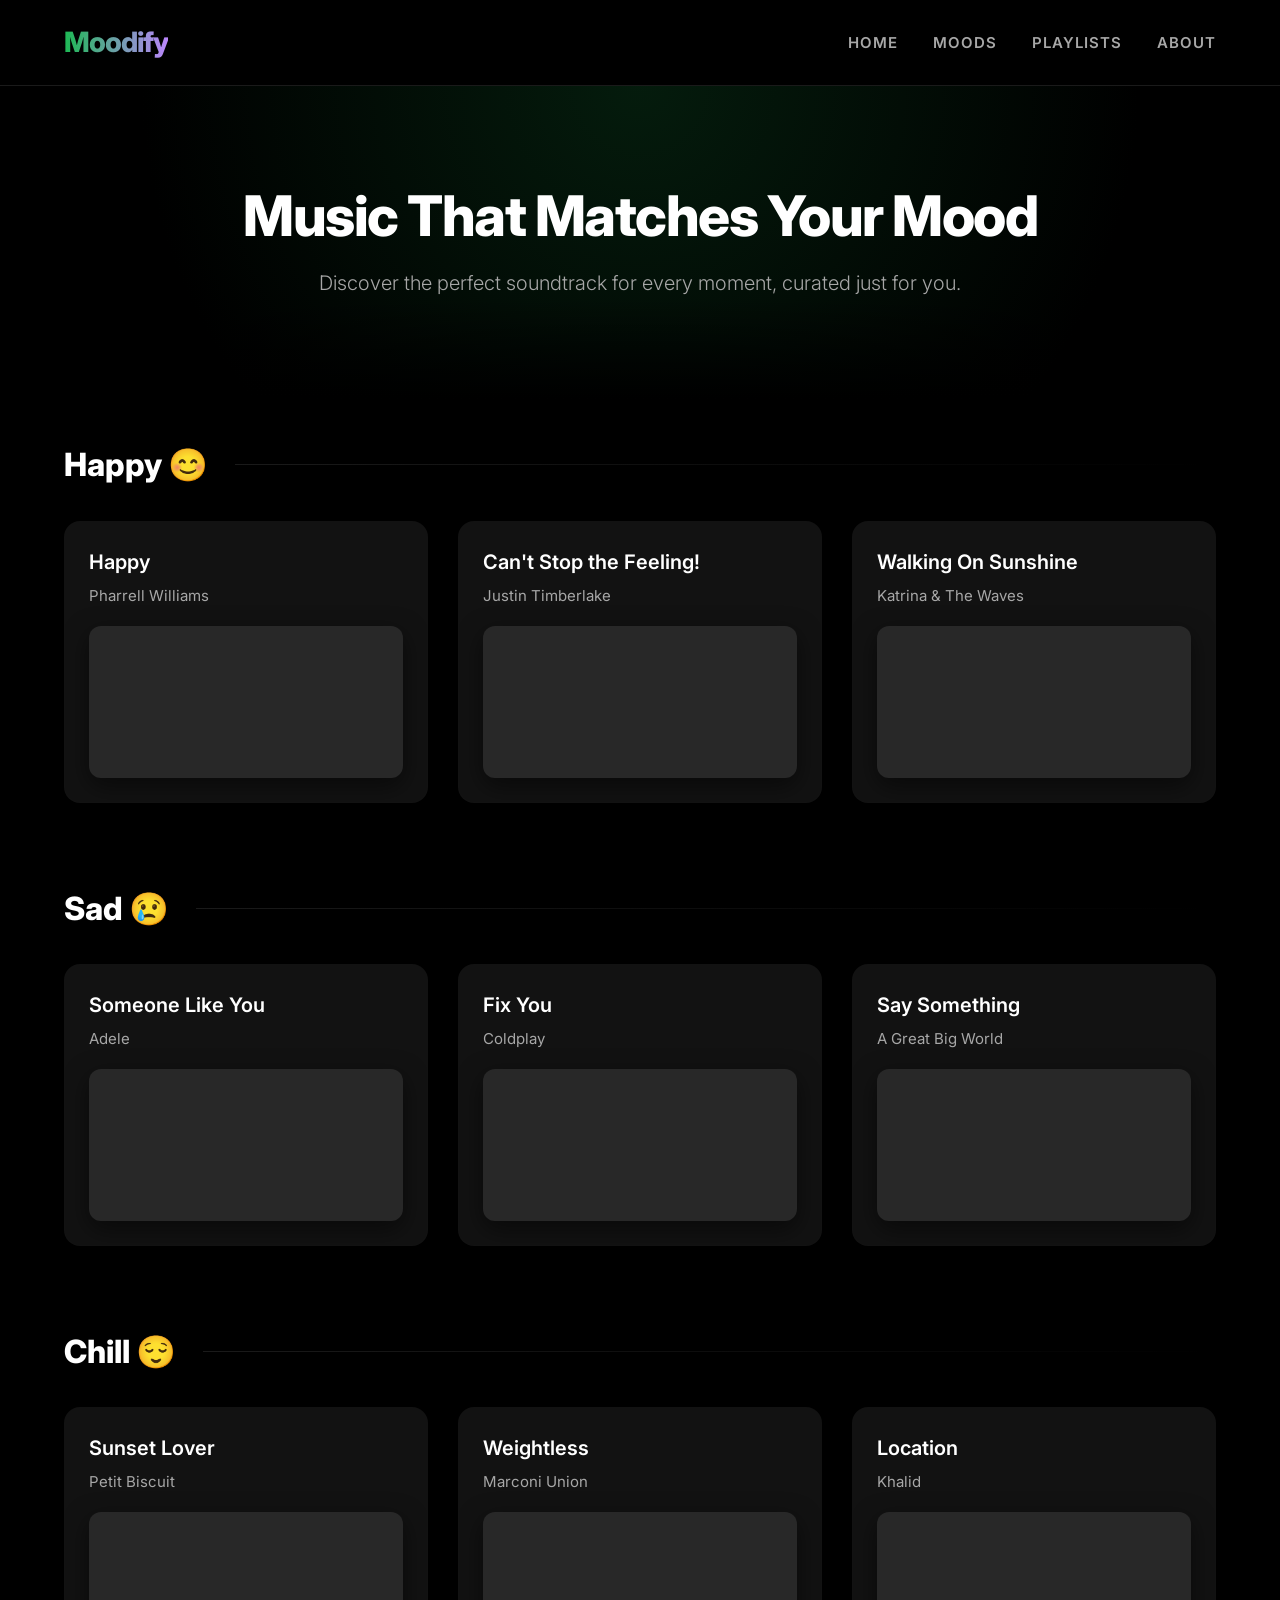
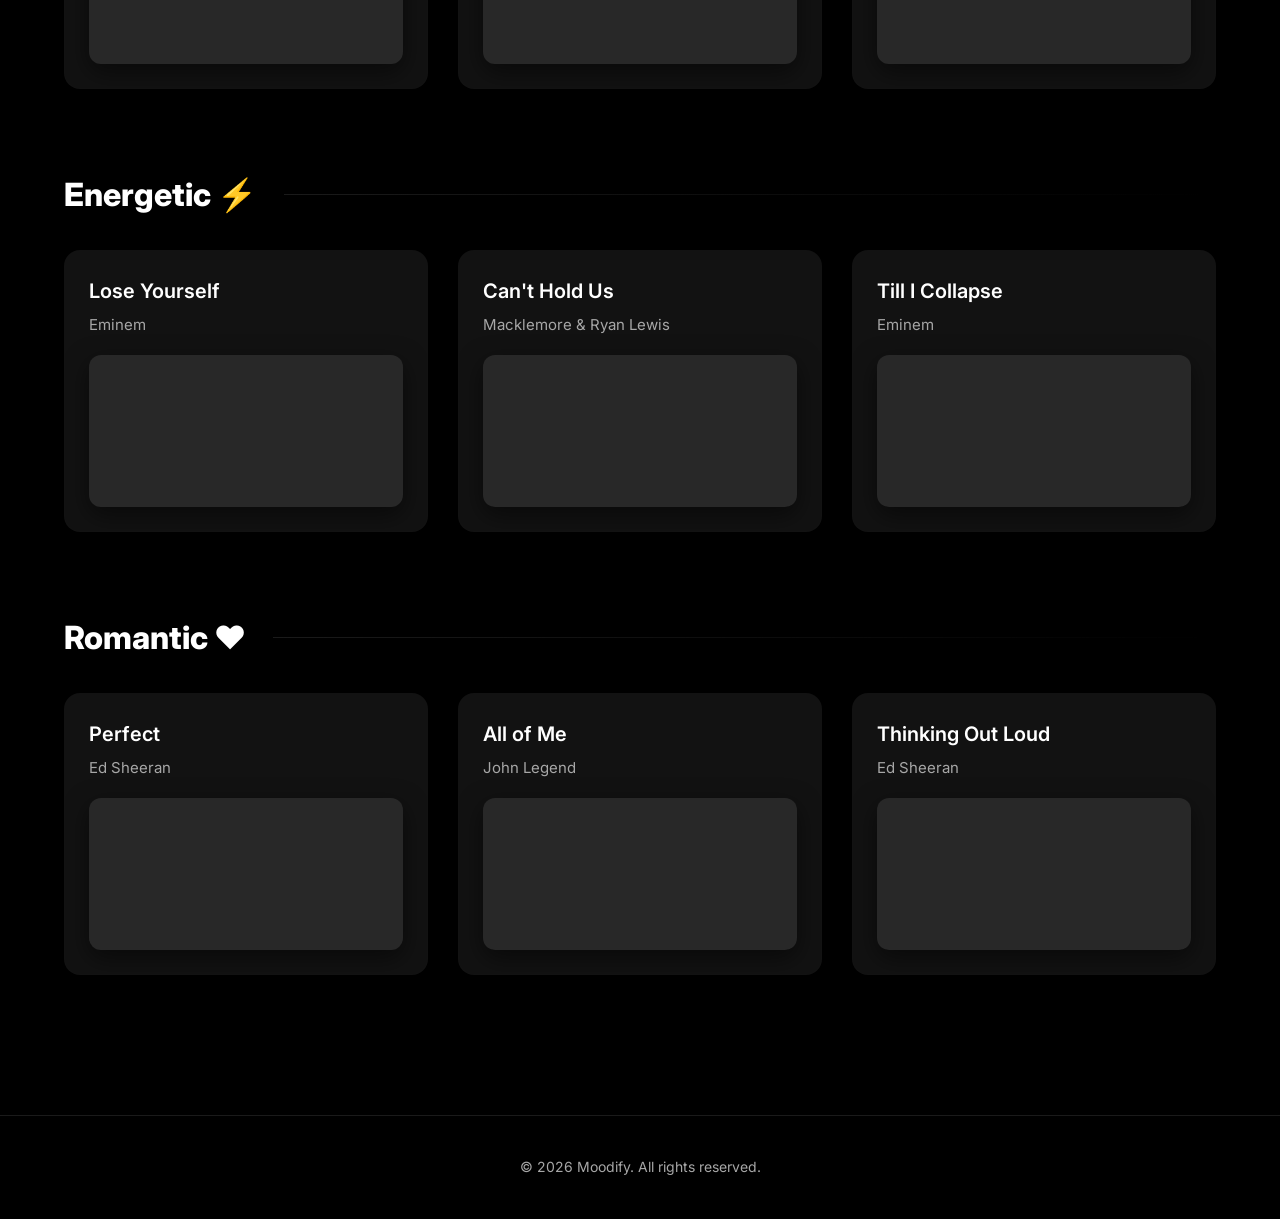
<file: index.html>
<!DOCTYPE html>
<html lang="en">

<head>
  <meta charset="UTF-8">
  <meta name="viewport" content="width=device-width, initial-scale=1.0">
  <title>Moodify – Music That Matches Your Mood</title>
  <link href="https://fonts.googleapis.com/css2?family=Inter:wght@300;400;600;800&display=swap" rel="stylesheet">
  <link rel="stylesheet" href="style.css">
</head>

<body>
  <nav class="navbar" id="main-nav">
    <div class="logo">Moodify</div>
    <ul class="nav-links">
      <li><a href="index.html">Home</a></li>
      <li><a href="mood.html">Moods</a></li>
      <li><a href="playlist.html">Playlists</a></li>
      <li><a href="#about">About</a></li>
    </ul>
  </nav>

  <header class="hero" id="home">
    <div class="hero-content">
      <h1>Music That Matches Your Mood</h1>
      <p>Discover the perfect soundtrack for every moment, curated just for you.</p>
    </div>
  </header>

  <main id="moods" class="moods-container">
    <!-- Happy Section -->
    <section class="mood-section" id="mood-happy">
      <h2 class="mood-title">Happy 😊</h2>
      <div class="card-grid">
        <div class="song-card">
          <div class="song-info">
            <h3>Happy</h3>
            <p>Pharrell Williams</p>
          </div>
          <iframe style="border-radius:12px"
            src="https://open.spotify.com/embed/track/60nZcImGEnVKZQuymD2oVN?utm_source=generator&theme=0" width="100%"
            height="152" frameBorder="0" allowfullscreen=""
            allow="autoplay; clipboard-write; encrypted-media; fullscreen; picture-in-picture" loading="lazy"></iframe>
        </div>
        <div class="song-card">
          <div class="song-info">
            <h3>Can't Stop the Feeling!</h3>
            <p>Justin Timberlake</p>
          </div>
          <iframe style="border-radius:12px"
            src="https://open.spotify.com/embed/track/1WkMMavIMc4JZ8cfMqkHcA?utm_source=generator&theme=0" width="100%"
            height="152" frameBorder="0" allowfullscreen=""
            allow="autoplay; clipboard-write; encrypted-media; fullscreen; picture-in-picture" loading="lazy"></iframe>
        </div>
        <div class="song-card">
          <div class="song-info">
            <h3>Walking On Sunshine</h3>
            <p>Katrina & The Waves</p>
          </div>
          <iframe style="border-radius:12px"
            src="https://open.spotify.com/embed/track/05wIrZSwqk2JZ1mumHl5eq?utm_source=generator&theme=0" width="100%"
            height="152" frameBorder="0" allowfullscreen=""
            allow="autoplay; clipboard-write; encrypted-media; fullscreen; picture-in-picture" loading="lazy"></iframe>
        </div>
      </div>
    </section>

    <!-- Sad Section -->
    <section class="mood-section" id="mood-sad">
      <h2 class="mood-title">Sad 😢</h2>
      <div class="card-grid">
        <div class="song-card">
          <div class="song-info">
            <h3>Someone Like You</h3>
            <p>Adele</p>
          </div>
          <iframe style="border-radius:12px"
            src="https://open.spotify.com/embed/track/1zwMYTA5nlNjZxYrvBB2pV?utm_source=generator&theme=0" width="100%"
            height="152" frameBorder="0" allowfullscreen=""
            allow="autoplay; clipboard-write; encrypted-media; fullscreen; picture-in-picture" loading="lazy"></iframe>
        </div>
        <div class="song-card">
          <div class="song-info">
            <h3>Fix You</h3>
            <p>Coldplay</p>
          </div>
          <iframe style="border-radius:12px"
            src="https://open.spotify.com/embed/track/4r6eCGYijhHttw2cOADZTo?utm_source=generator&theme=0" width="100%"
            height="152" frameBorder="0" allowfullscreen=""
            allow="autoplay; clipboard-write; encrypted-media; fullscreen; picture-in-picture" loading="lazy"></iframe>
        </div>
        <div class="song-card">
          <div class="song-info">
            <h3>Say Something</h3>
            <p>A Great Big World</p>
          </div>
          <iframe style="border-radius:12px"
            src="https://open.spotify.com/embed/track/60a0Rd6pjAWkO1O1A61k41?utm_source=generator&theme=0" width="100%"
            height="152" frameBorder="0" allowfullscreen=""
            allow="autoplay; clipboard-write; encrypted-media; fullscreen; picture-in-picture" loading="lazy"></iframe>
        </div>
      </div>
    </section>

    <!-- Chill Section -->
    <section class="mood-section" id="mood-chill">
      <h2 class="mood-title">Chill 😌</h2>
      <div class="card-grid">
        <div class="song-card">
          <div class="song-info">
            <h3>Sunset Lover</h3>
            <p>Petit Biscuit</p>
          </div>
          <iframe style="border-radius:12px"
            src="https://open.spotify.com/embed/track/0hNduWmlWmEmuwEFcYvRuN?utm_source=generator&theme=0" width="100%"
            height="152" frameBorder="0" allowfullscreen=""
            allow="autoplay; clipboard-write; encrypted-media; fullscreen; picture-in-picture" loading="lazy"></iframe>
        </div>
        <div class="song-card">
          <div class="song-info">
            <h3>Weightless</h3>
            <p>Marconi Union</p>
          </div>
          <iframe style="border-radius:12px"
            src="https://open.spotify.com/embed/track/6kkwzB6hHLvdFqONzgvDBy?utm_source=generator&theme=0" width="100%"
            height="152" frameBorder="0" allowfullscreen=""
            allow="autoplay; clipboard-write; encrypted-media; fullscreen; picture-in-picture" loading="lazy"></iframe>
        </div>
        <div class="song-card">
          <div class="song-info">
            <h3>Location</h3>
            <p>Khalid</p>
          </div>
          <iframe style="border-radius:12px"
            src="https://open.spotify.com/embed/track/152lZdxL1OR0ZMW6KquMif?utm_source=generator&theme=0" width="100%"
            height="152" frameBorder="0" allowfullscreen=""
            allow="autoplay; clipboard-write; encrypted-media; fullscreen; picture-in-picture" loading="lazy"></iframe>
        </div>
      </div>
    </section>

    <!-- Energetic Section -->
    <section class="mood-section" id="mood-energetic">
      <h2 class="mood-title">Energetic ⚡</h2>
      <div class="card-grid">
        <div class="song-card">
          <div class="song-info">
            <h3>Lose Yourself</h3>
            <p>Eminem</p>
          </div>
          <iframe style="border-radius:12px"
            src="https://open.spotify.com/embed/track/7lQ8MOhq6IN2w8EYcFxc48?utm_source=generator&theme=0" width="100%"
            height="152" frameBorder="0" allowfullscreen=""
            allow="autoplay; clipboard-write; encrypted-media; fullscreen; picture-in-picture" loading="lazy"></iframe>
        </div>
        <div class="song-card">
          <div class="song-info">
            <h3>Can't Hold Us</h3>
            <p>Macklemore & Ryan Lewis</p>
          </div>
          <iframe style="border-radius:12px"
            src="https://open.spotify.com/embed/track/3b0E5A7uAofB0qWvQo3mEv?utm_source=generator&theme=0" width="100%"
            height="152" frameBorder="0" allowfullscreen=""
            allow="autoplay; clipboard-write; encrypted-media; fullscreen; picture-in-picture" loading="lazy"></iframe>
        </div>
        <div class="song-card">
          <div class="song-info">
            <h3>Till I Collapse</h3>
            <p>Eminem</p>
          </div>
          <iframe style="border-radius:12px"
            src="https://open.spotify.com/embed/track/4xkOaSrkexMciUUogZKVTS?utm_source=generator&theme=0" width="100%"
            height="152" frameBorder="0" allowfullscreen=""
            allow="autoplay; clipboard-write; encrypted-media; fullscreen; picture-in-picture" loading="lazy"></iframe>
        </div>
      </div>
    </section>

    <!-- Romantic Section -->
    <section class="mood-section" id="mood-romantic">
      <h2 class="mood-title">Romantic ❤️</h2>
      <div class="card-grid">
        <div class="song-card">
          <div class="song-info">
            <h3>Perfect</h3>
            <p>Ed Sheeran</p>
          </div>
          <iframe style="border-radius:12px"
            src="https://open.spotify.com/embed/track/0tgVpDi06u2M7T0c265R44?utm_source=generator&theme=0" width="100%"
            height="152" frameBorder="0" allowfullscreen=""
            allow="autoplay; clipboard-write; encrypted-media; fullscreen; picture-in-picture" loading="lazy"></iframe>
        </div>
        <div class="song-card">
          <div class="song-info">
            <h3>All of Me</h3>
            <p>John Legend</p>
          </div>
          <iframe style="border-radius:12px"
            src="https://open.spotify.com/embed/track/3U4isOIWM3VvDubwSI3y7a?utm_source=generator&theme=0" width="100%"
            height="152" frameBorder="0" allowfullscreen=""
            allow="autoplay; clipboard-write; encrypted-media; fullscreen; picture-in-picture" loading="lazy"></iframe>
        </div>
        <div class="song-card">
          <div class="song-info">
            <h3>Thinking Out Loud</h3>
            <p>Ed Sheeran</p>
          </div>
          <iframe style="border-radius:12px"
            src="https://open.spotify.com/embed/track/34gCuhDGsG4bEicF4t5u8t?utm_source=generator&theme=0" width="100%"
            height="152" frameBorder="0" allowfullscreen=""
            allow="autoplay; clipboard-write; encrypted-media; fullscreen; picture-in-picture" loading="lazy"></iframe>
        </div>
      </div>
    </section>
  </main>

  <footer id="about">
    <p>&copy; 2026 Moodify. All rights reserved.</p>
  </footer>

</body>

</html>
</file>
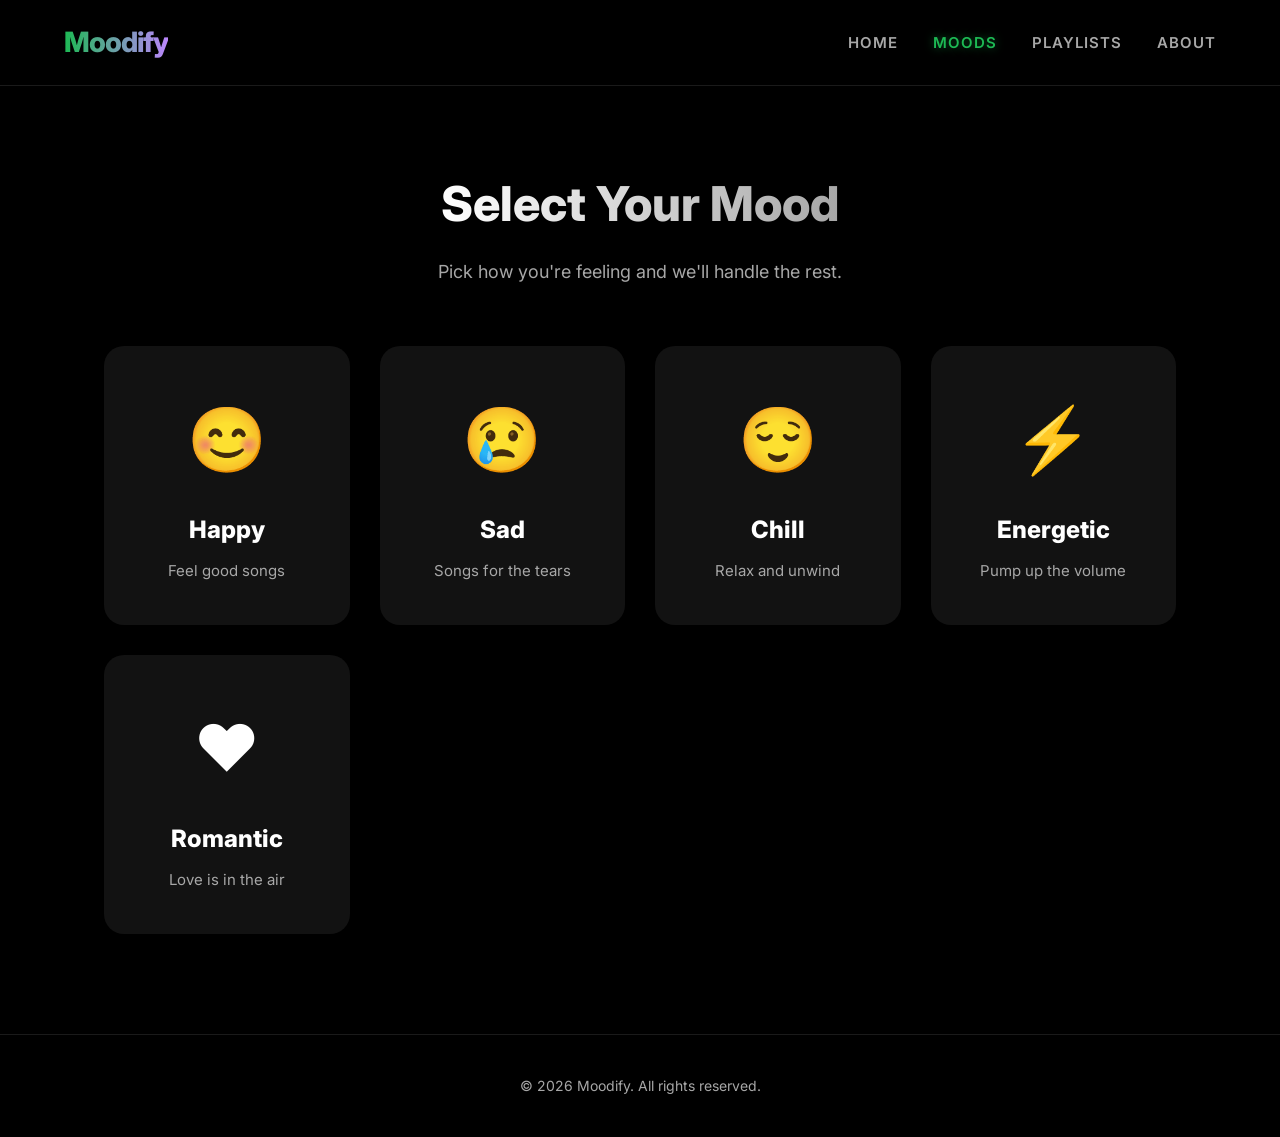
<file: mood.html>
<!DOCTYPE html>
<html lang="en">

<head>
    <meta charset="UTF-8">
    <meta name="viewport" content="width=device-width, initial-scale=1.0">
    <title>Select Your Mood - Moodify</title>
    <!-- Google Fonts -->
    <link href="https://fonts.googleapis.com/css2?family=Inter:wght@300;400;600;800&display=swap" rel="stylesheet">
    <link rel="stylesheet" href="style.css">
</head>

<body>
    <!-- Navigation Bar -->
    <nav class="navbar" id="main-nav">
        <div class="logo">Moodify</div>
        <ul class="nav-links">
            <li><a href="index.html">Home</a></li>
            <li><a href="mood.html" class="active">Moods</a></li>
            <li><a href="index.html#playlists">Playlists</a></li>
            <li><a href="index.html#about">About</a></li>
        </ul>
    </nav>

    <!-- Main Content -->
    <main class="select-mood-main">
        <div class="mood-header">
            <h1>Select Your Mood</h1>
            <p>Pick how you're feeling and we'll handle the rest.</p>
        </div>

        <div class="mood-cards-grid">
            <!-- Happy Card -->
            <div class="mood-card" onclick="location.href='playlist.html?mood=happy'">
                <div class="mood-emoji">😊</div>
                <h3>Happy</h3>
                <p>Feel good songs</p>
            </div>

            <!-- Sad Card -->
            <div class="mood-card" onclick="location.href='playlist.html?mood=sad'">
                <div class="mood-emoji">😢</div>
                <h3>Sad</h3>
                <p>Songs for the tears</p>
            </div>

            <!-- Chill Card -->
            <div class="mood-card" onclick="location.href='playlist.html?mood=chill'">
                <div class="mood-emoji">😌</div>
                <h3>Chill</h3>
                <p>Relax and unwind</p>
            </div>

            <!-- Energetic Card -->
            <div class="mood-card" onclick="location.href='playlist.html?mood=energetic'">
                <div class="mood-emoji">⚡</div>
                <h3>Energetic</h3>
                <p>Pump up the volume</p>
            </div>

            <!-- Romantic Card -->
            <div class="mood-card" onclick="location.href='playlist.html?mood=romantic'">
                <div class="mood-emoji">❤️</div>
                <h3>Romantic</h3>
                <p>Love is in the air</p>
            </div>
        </div>
    </main>

    <!-- Footer -->
    <footer id="about">
        <p>&copy; 2026 Moodify. All rights reserved.</p>
    </footer>
</body>

</html>
</file>
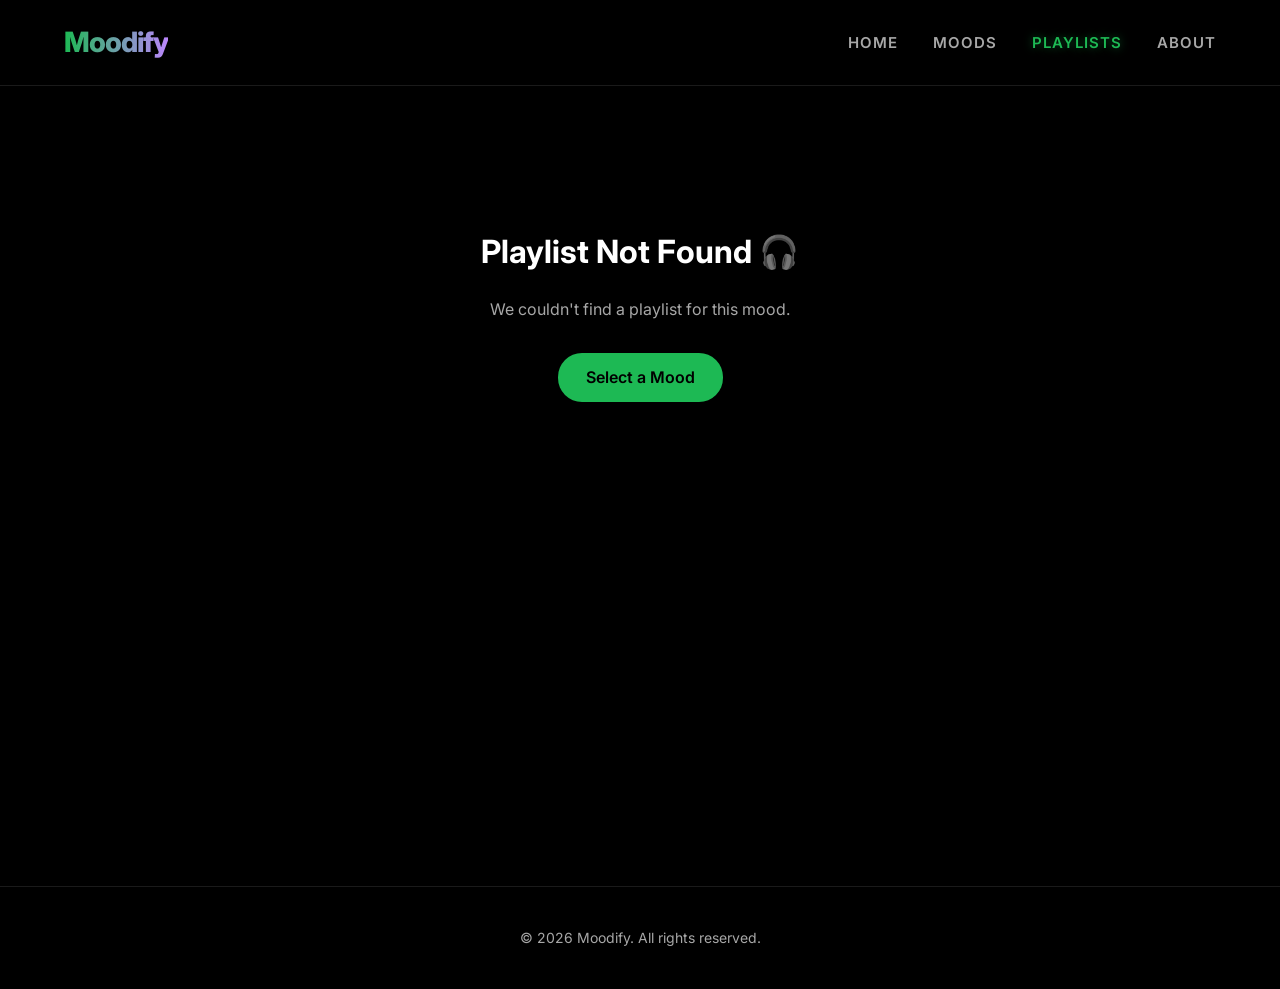
<file: playlist.html>
<!DOCTYPE html>
<html lang="en">

<head>
    <meta charset="UTF-8">
    <meta name="viewport" content="width=device-width, initial-scale=1.0">
    <title>Your Playlist - Moodify</title>
    <!-- Google Fonts -->
    <link href="https://fonts.googleapis.com/css2?family=Inter:wght@300;400;600;800&display=swap" rel="stylesheet">
    <!-- Linked external file -->
    <link rel="stylesheet" href="style.css">

    <style>
        /* Playlist specific styling & fixes */
        .playlist-view {
            padding-top: 60px;
            min-height: calc(100vh - 120px);
        }

        .error-state {
            text-align: center;
            padding: 80px 5%;
            animation: fadeInDown 0.6s ease;
        }

        .error-state h2 {
            font-size: 32px;
            margin-bottom: 20px;
        }

        .error-state p {
            color: var(--text-secondary);
            margin-bottom: 30px;
        }

        .btn {
            background-color: var(--accent-green);
            color: var(--bg-base);
            padding: 12px 28px;
            text-decoration: none;
            border-radius: 24px;
            font-weight: 600;
            display: inline-block;
            transition: all 0.3s ease;
        }

        .btn:hover {
            transform: scale(1.05);
            box-shadow: 0 5px 15px rgba(29, 185, 84, 0.4);
        }

        /* Hover glows explicitly mapped to exactly the ID requested */
        #happy .song-card:hover {
            border-color: rgba(255, 215, 0, 0.6);
        }

        #happy .song-card:hover::before {
            box-shadow: 0 15px 35px rgba(255, 215, 0, 0.15);
        }

        #sad .song-card:hover {
            border-color: rgba(65, 105, 225, 0.6);
        }

        #sad .song-card:hover::before {
            box-shadow: 0 15px 35px rgba(65, 105, 225, 0.15);
        }

        #chill .song-card:hover {
            border-color: rgba(187, 134, 252, 0.6);
        }

        #chill .song-card:hover::before {
            box-shadow: 0 15px 35px rgba(187, 134, 252, 0.15);
        }

        #energetic .song-card:hover {
            border-color: rgba(255, 69, 0, 0.6);
        }

        #energetic .song-card:hover::before {
            box-shadow: 0 15px 35px rgba(255, 69, 0, 0.15);
        }

        #romantic .song-card:hover {
            border-color: rgba(255, 20, 147, 0.6);
        }

        #romantic .song-card:hover::before {
            box-shadow: 0 15px 35px rgba(255, 20, 147, 0.15);
        }
    </style>
</head>

<body>
    <!-- Navbar -->
    <nav class="navbar" id="main-nav">
        <div class="logo">Moodify</div>
        <ul class="nav-links">
            <li><a href="index.html">Home</a></li>
            <li><a href="mood.html">Moods</a></li>
            <li><a href="playlist.html" class="active">Playlists</a></li>
            <li><a href="index.html#about">About</a></li>
        </ul>
    </nav>

    <!-- Main Container -->
    <main class="moods-container playlist-view">

        <!-- Happy Playlist -->
        <section class="mood-section" id="happy" style="display: none;">
            <h2 class="mood-title">Happy Playlist 😊</h2>
            <div class="card-grid">
                <div class="song-card">
                    <div class="song-info">
                        <h3>Happy</h3>
                        <p>Pharrell Williams</p>
                    </div>
                    <iframe style="border-radius:12px"
                        src="https://open.spotify.com/embed/track/60nZcImGEnVKZQuymD2oVN?utm_source=generator&theme=0"
                        width="100%" height="152" frameBorder="0" allowfullscreen=""
                        allow="autoplay; clipboard-write; encrypted-media; fullscreen; picture-in-picture"
                        loading="lazy"></iframe>
                </div>
                <div class="song-card">
                    <div class="song-info">
                        <h3>Can't Stop the Feeling!</h3>
                        <p>Justin Timberlake</p>
                    </div>
                    <iframe style="border-radius:12px"
                        src="https://open.spotify.com/embed/track/1WkMMavIMc4JZ8cfMqkHcA?utm_source=generator&theme=0"
                        width="100%" height="152" frameBorder="0" allowfullscreen=""
                        allow="autoplay; clipboard-write; encrypted-media; fullscreen; picture-in-picture"
                        loading="lazy"></iframe>
                </div>
                <div class="song-card">
                    <div class="song-info">
                        <h3>Walking On Sunshine</h3>
                        <p>Katrina & The Waves</p>
                    </div>
                    <iframe style="border-radius:12px"
                        src="https://open.spotify.com/embed/track/05wIrZSwqk2JZ1mumHl5eq?utm_source=generator&theme=0"
                        width="100%" height="152" frameBorder="0" allowfullscreen=""
                        allow="autoplay; clipboard-write; encrypted-media; fullscreen; picture-in-picture"
                        loading="lazy"></iframe>
                </div>
            </div>
        </section>

        <!-- Sad Playlist -->
        <section class="mood-section" id="sad" style="display: none;">
            <h2 class="mood-title">Sad Playlist 😢</h2>
            <div class="card-grid">
                <div class="song-card">
                    <div class="song-info">
                        <h3>Someone Like You</h3>
                        <p>Adele</p>
                    </div>
                    <iframe style="border-radius:12px"
                        src="https://open.spotify.com/embed/track/1zwMYTA5nlNjZxYrvBB2pV?utm_source=generator&theme=0"
                        width="100%" height="152" frameBorder="0" allowfullscreen=""
                        allow="autoplay; clipboard-write; encrypted-media; fullscreen; picture-in-picture"
                        loading="lazy"></iframe>
                </div>
                <div class="song-card">
                    <div class="song-info">
                        <h3>Fix You</h3>
                        <p>Coldplay</p>
                    </div>
                    <iframe style="border-radius:12px"
                        src="https://open.spotify.com/embed/track/4r6eCGYijhHttw2cOADZTo?utm_source=generator&theme=0"
                        width="100%" height="152" frameBorder="0" allowfullscreen=""
                        allow="autoplay; clipboard-write; encrypted-media; fullscreen; picture-in-picture"
                        loading="lazy"></iframe>
                </div>
                <div class="song-card">
                    <div class="song-info">
                        <h3>Say Something</h3>
                        <p>A Great Big World</p>
                    </div>
                    <iframe style="border-radius:12px"
                        src="https://open.spotify.com/embed/track/60a0Rd6pjAWkO1O1A61k41?utm_source=generator&theme=0"
                        width="100%" height="152" frameBorder="0" allowfullscreen=""
                        allow="autoplay; clipboard-write; encrypted-media; fullscreen; picture-in-picture"
                        loading="lazy"></iframe>
                </div>
            </div>
        </section>

        <!-- Chill Playlist -->
        <section class="mood-section" id="chill" style="display: none;">
            <h2 class="mood-title">Chill Playlist 😌</h2>
            <div class="card-grid">
                <div class="song-card">
                    <div class="song-info">
                        <h3>Sunset Lover</h3>
                        <p>Petit Biscuit</p>
                    </div>
                    <iframe style="border-radius:12px"
                        src="https://open.spotify.com/embed/track/0hNduWmlWmEmuwEFcYvRuN?utm_source=generator&theme=0"
                        width="100%" height="152" frameBorder="0" allowfullscreen=""
                        allow="autoplay; clipboard-write; encrypted-media; fullscreen; picture-in-picture"
                        loading="lazy"></iframe>
                </div>
                <div class="song-card">
                    <div class="song-info">
                        <h3>Weightless</h3>
                        <p>Marconi Union</p>
                    </div>
                    <iframe style="border-radius:12px"
                        src="https://open.spotify.com/embed/track/6kkwzB6hHLvdFqONzgvDBy?utm_source=generator&theme=0"
                        width="100%" height="152" frameBorder="0" allowfullscreen=""
                        allow="autoplay; clipboard-write; encrypted-media; fullscreen; picture-in-picture"
                        loading="lazy"></iframe>
                </div>
                <div class="song-card">
                    <div class="song-info">
                        <h3>Location</h3>
                        <p>Khalid</p>
                    </div>
                    <iframe style="border-radius:12px"
                        src="https://open.spotify.com/embed/track/152lZdxL1OR0ZMW6KquMif?utm_source=generator&theme=0"
                        width="100%" height="152" frameBorder="0" allowfullscreen=""
                        allow="autoplay; clipboard-write; encrypted-media; fullscreen; picture-in-picture"
                        loading="lazy"></iframe>
                </div>
            </div>
        </section>

        <!-- Energetic Playlist -->
        <section class="mood-section" id="energetic" style="display: none;">
            <h2 class="mood-title">Energetic Playlist ⚡</h2>
            <div class="card-grid">
                <div class="song-card">
                    <div class="song-info">
                        <h3>Lose Yourself</h3>
                        <p>Eminem</p>
                    </div>
                    <iframe style="border-radius:12px"
                        src="https://open.spotify.com/embed/track/7lQ8MOhq6IN2w8EYcFxc48?utm_source=generator&theme=0"
                        width="100%" height="152" frameBorder="0" allowfullscreen=""
                        allow="autoplay; clipboard-write; encrypted-media; fullscreen; picture-in-picture"
                        loading="lazy"></iframe>
                </div>
                <div class="song-card">
                    <div class="song-info">
                        <h3>Can't Hold Us</h3>
                        <p>Macklemore & Ryan Lewis</p>
                    </div>
                    <iframe style="border-radius:12px"
                        src="https://open.spotify.com/embed/track/3b0E5A7uAofB0qWvQo3mEv?utm_source=generator&theme=0"
                        width="100%" height="152" frameBorder="0" allowfullscreen=""
                        allow="autoplay; clipboard-write; encrypted-media; fullscreen; picture-in-picture"
                        loading="lazy"></iframe>
                </div>
                <div class="song-card">
                    <div class="song-info">
                        <h3>Till I Collapse</h3>
                        <p>Eminem</p>
                    </div>
                    <iframe style="border-radius:12px"
                        src="https://open.spotify.com/embed/track/4xkOaSrkexMciUUogZKVTS?utm_source=generator&theme=0"
                        width="100%" height="152" frameBorder="0" allowfullscreen=""
                        allow="autoplay; clipboard-write; encrypted-media; fullscreen; picture-in-picture"
                        loading="lazy"></iframe>
                </div>
            </div>
        </section>

        <!-- Romantic Playlist -->
        <section class="mood-section" id="romantic" style="display: none;">
            <h2 class="mood-title">Romantic Playlist ❤️</h2>
            <div class="card-grid">
                <div class="song-card">
                    <div class="song-info">
                        <h3>Perfect</h3>
                        <p>Ed Sheeran</p>
                    </div>
                    <iframe style="border-radius:12px"
                        src="https://open.spotify.com/embed/track/0tgVpDi06u2M7T0c265R44?utm_source=generator&theme=0"
                        width="100%" height="152" frameBorder="0" allowfullscreen=""
                        allow="autoplay; clipboard-write; encrypted-media; fullscreen; picture-in-picture"
                        loading="lazy"></iframe>
                </div>
                <div class="song-card">
                    <div class="song-info">
                        <h3>All of Me</h3>
                        <p>John Legend</p>
                    </div>
                    <iframe style="border-radius:12px"
                        src="https://open.spotify.com/embed/track/3U4isOIWM3VvDubwSI3y7a?utm_source=generator&theme=0"
                        width="100%" height="152" frameBorder="0" allowfullscreen=""
                        allow="autoplay; clipboard-write; encrypted-media; fullscreen; picture-in-picture"
                        loading="lazy"></iframe>
                </div>
                <div class="song-card">
                    <div class="song-info">
                        <h3>Thinking Out Loud</h3>
                        <p>Ed Sheeran</p>
                    </div>
                    <iframe style="border-radius:12px"
                        src="https://open.spotify.com/embed/track/34gCuhDGsG4bEicF4t5u8t?utm_source=generator&theme=0"
                        width="100%" height="152" frameBorder="0" allowfullscreen=""
                        allow="autoplay; clipboard-write; encrypted-media; fullscreen; picture-in-picture"
                        loading="lazy"></iframe>
                </div>
            </div>
        </section>

        <!-- Error State -->
        <div id="error-screen" class="error-state" style="display: none;">
            <h2>Playlist Not Found 🎧</h2>
            <p>We couldn't find a playlist for this mood.</p>
            <a href="mood.html" class="btn">Select a Mood</a>
        </div>

    </main>

    <!-- Footer -->
    <footer>
        <p>&copy; 2026 Moodify. All rights reserved.</p>
    </footer>

    <!-- JavaScript to automatically display the correct playlist based on URL Parameter -->
    <script>
        document.addEventListener('DOMContentLoaded', () => {
            // Read URL Params
            const params = new URLSearchParams(window.location.search);
            const mood = params.get('mood');

            // Expected, valid moods array
            const validMoods = ['happy', 'sad', 'chill', 'energetic', 'romantic'];

            if (mood && validMoods.includes(mood.toLowerCase())) {
                const targetId = mood.toLowerCase();
                const targetElement = document.getElementById(targetId);

                if (targetElement) {
                    targetElement.style.display = 'block';
                    // Apply fade-in effect to the active section
                    targetElement.style.animation = 'fadeInUp 0.8s ease forwards';
                }
            } else {
                // Display error condition instead
                document.getElementById('error-screen').style.display = 'block';
            }
        });
    </script>
</body>

</html>
</file>
<file: style.css>
@import url('https://fonts.googleapis.com/css2?family=Inter:wght@300;400;600;800&display=swap');

:root {
    --bg-base: #000000;
    --bg-surface: #121212;
    --bg-surface-hover: #1f1f1f;
    --text-primary: #ffffff;
    --text-secondary: #a7a7a7;
    --accent-green: #1DB954;
    --accent-purple: #bb86fc;
    --border-subtle: rgba(255, 255, 255, 0.1);
}

* {
    margin: 0;
    padding: 0;
    box-sizing: border-box;
}

body {
    background-color: var(--bg-base);
    color: var(--text-primary);
    font-family: 'Inter', -apple-system, BlinkMacSystemFont, sans-serif;
    line-height: 1.6;
    overflow-x: hidden;
}

/* Scrollbar styling */
::-webkit-scrollbar {
    width: 8px;
}

::-webkit-scrollbar-track {
    background: var(--bg-base);
}

::-webkit-scrollbar-thumb {
    background: #333;
    border-radius: 4px;
}

::-webkit-scrollbar-thumb:hover {
    background: #555;
}

/* Navbar */
.navbar {
    display: flex;
    justify-content: space-between;
    align-items: center;
    padding: 20px 5%;
    background-color: rgba(0, 0, 0, 0.85);
    backdrop-filter: blur(12px);
    -webkit-backdrop-filter: blur(12px);
    position: sticky;
    top: 0;
    z-index: 1000;
    border-bottom: 1px solid var(--border-subtle);
}

.logo {
    font-size: 28px;
    font-weight: 800;
    letter-spacing: -1px;
    background: linear-gradient(90deg, var(--accent-green), var(--accent-purple));
    -webkit-background-clip: text;
    background-clip: text;
    -webkit-text-fill-color: transparent;
    cursor: pointer;
}

.nav-links {
    list-style: none;
    display: flex;
    gap: 35px;
}

.nav-links li a {
    color: var(--text-secondary);
    text-decoration: none;
    font-weight: 600;
    font-size: 15px;
    text-transform: uppercase;
    letter-spacing: 1px;
    transition: color 0.3s ease, text-shadow 0.3s ease;
}

.nav-links li a:hover {
    color: var(--text-primary);
    text-shadow: 0 0 8px rgba(255, 255, 255, 0.4);
}

/* Hero Section */
.hero {
    position: relative;
    padding: 100px 5%;
    text-align: center;
    background: radial-gradient(circle at top center, rgba(29, 185, 84, 0.15) 0%, rgba(0, 0, 0, 1) 70%);
}

.hero::after {
    content: '';
    position: absolute;
    bottom: 0;
    left: 0;
    right: 0;
    height: 100px;
    background: linear-gradient(to bottom, transparent, var(--bg-base));
}

.hero-content {
    position: relative;
    z-index: 10;
    max-width: 800px;
    margin: 0 auto;
}

.hero h1 {
    font-size: 56px;
    font-weight: 800;
    margin-bottom: 20px;
    line-height: 1.1;
    letter-spacing: -1.5px;
}

.hero p {
    font-size: 20px;
    color: var(--text-secondary);
    font-weight: 300;
}

/* Moods Container & Grid */
.moods-container {
    padding: 40px 5%;
    max-width: 1600px;
    margin: 0 auto;
}

.mood-section {
    margin-bottom: 80px;
}

.mood-title {
    font-size: 32px;
    font-weight: 800;
    margin-bottom: 30px;
    display: flex;
    align-items: center;
    gap: 12px;
}

.mood-title::after {
    content: '';
    flex: 1;
    height: 1px;
    background: linear-gradient(90deg, var(--border-subtle), transparent);
    margin-left: 15px;
}

.card-grid {
    display: grid;
    grid-template-columns: repeat(auto-fill, minmax(280px, 1fr));
    gap: 30px;
}

/* Song Card Styles & Animations */
.song-card {
    background-color: var(--bg-surface);
    border-radius: 16px;
    padding: 24px;
    transition: all 0.4s cubic-bezier(0.175, 0.885, 0.32, 1.275);
    border: 1px solid transparent;
    display: flex;
    flex-direction: column;
    justify-content: space-between;
    position: relative;
    overflow: hidden;
    gap: 18px;
}

.song-card::before {
    content: '';
    position: absolute;
    top: 0;
    left: 0;
    right: 0;
    bottom: 0;
    border-radius: 16px;
    box-shadow: 0 0 0 0 rgba(29, 185, 84, 0);
    transition: box-shadow 0.4s ease;
    pointer-events: none;
}

/* Hover effect scaling */
.song-card:hover {
    background-color: var(--bg-surface-hover);
    transform: translateY(-8px) scale(1.02);
    border-color: rgba(29, 185, 84, 0.4);
    z-index: 5;
}

/* Base glowing effect on hover */
.song-card:hover::before {
    box-shadow: inset 0 0 20px rgba(29, 185, 84, 0.05), 0 15px 35px rgba(29, 185, 84, 0.15);
}

.song-info h3 {
    font-size: 20px;
    font-weight: 600;
    color: var(--text-primary);
    margin-bottom: 6px;
    white-space: nowrap;
    overflow: hidden;
    text-overflow: ellipsis;
}

.song-info p {
    font-size: 15px;
    color: var(--text-secondary);
    font-weight: 400;
}

iframe {
    border-radius: 12px;
    box-shadow: 0 8px 24px rgba(0, 0, 0, 0.5);
    transition: opacity 0.3s ease;
    background-color: #282828;
    /* placeholder while loading */
}

/* Mood-Specific Glowing Borders & Shadows */
#mood-happy .song-card:hover {
    border-color: rgba(255, 215, 0, 0.6);
}

#mood-happy .song-card:hover::before {
    box-shadow: 0 15px 35px rgba(255, 215, 0, 0.15);
}

#mood-sad .song-card:hover {
    border-color: rgba(65, 105, 225, 0.6);
}

#mood-sad .song-card:hover::before {
    box-shadow: 0 15px 35px rgba(65, 105, 225, 0.15);
}

#mood-chill .song-card:hover {
    border-color: rgba(187, 134, 252, 0.6);
}

#mood-chill .song-card:hover::before {
    box-shadow: 0 15px 35px rgba(187, 134, 252, 0.15);
}

#mood-energetic .song-card:hover {
    border-color: rgba(255, 69, 0, 0.6);
}

#mood-energetic .song-card:hover::before {
    box-shadow: 0 15px 35px rgba(255, 69, 0, 0.15);
}

#mood-romantic .song-card:hover {
    border-color: rgba(255, 20, 147, 0.6);
}

#mood-romantic .song-card:hover::before {
    box-shadow: 0 15px 35px rgba(255, 20, 147, 0.15);
}

/* Select Mood Page */
.select-mood-main {
    padding: 80px 5%;
    max-width: 1200px;
    margin: 0 auto;
    min-height: calc(100vh - 180px);
    display: flex;
    flex-direction: column;
    align-items: center;
}

.mood-header {
    text-align: center;
    margin-bottom: 60px;
    animation: fadeInDown 0.8s ease;
}

.mood-header h1 {
    font-size: 48px;
    font-weight: 800;
    margin-bottom: 15px;
    background: linear-gradient(90deg, var(--text-primary), var(--text-secondary));
    -webkit-background-clip: text;
    background-clip: text;
    -webkit-text-fill-color: transparent;
}

.mood-header p {
    font-size: 18px;
    color: var(--text-secondary);
}

.mood-cards-grid {
    display: grid;
    grid-template-columns: repeat(auto-fit, minmax(200px, 1fr));
    gap: 30px;
    width: 100%;
}

.mood-card {
    background-color: var(--bg-surface);
    border-radius: 20px;
    padding: 40px 20px;
    text-align: center;
    cursor: pointer;
    transition: all 0.4s cubic-bezier(0.175, 0.885, 0.32, 1.275);
    border: 2px solid transparent;
    position: relative;
    overflow: hidden;
}

/* Base glowing effect on hover */
.mood-card::before {
    content: '';
    position: absolute;
    top: 0;
    left: 0;
    right: 0;
    bottom: 0;
    border-radius: 18px;
    box-shadow: 0 0 0 0 rgba(29, 185, 84, 0);
    transition: box-shadow 0.4s ease;
    pointer-events: none;
}

.mood-card:hover {
    background-color: var(--bg-surface-hover);
    transform: translateY(-10px) scale(1.05);
    border-color: var(--accent-green);
    box-shadow: 0 15px 35px rgba(29, 185, 84, 0.2);
}

.mood-card:hover::before {
    box-shadow: inset 0 0 20px rgba(29, 185, 84, 0.1);
}

.mood-emoji {
    font-size: 64px;
    margin-bottom: 20px;
    transition: transform 0.4s ease;
}

.mood-card:hover .mood-emoji {
    transform: scale(1.15) rotate(5deg);
}

.mood-card h3 {
    font-size: 24px;
    font-weight: 800;
    color: var(--text-primary);
    margin-bottom: 10px;
}

.mood-card p {
    font-size: 15px;
    color: var(--text-secondary);
}

/* Animations */
@keyframes fadeInDown {
    from {
        opacity: 0;
        transform: translateY(-20px);
    }

    to {
        opacity: 1;
        transform: translateY(0);
    }
}

/* Nav Active Link Override */
.nav-links li a.active {
    color: var(--accent-green);
    text-shadow: 0 0 10px rgba(29, 185, 84, 0.5);
}

/* Footer */
footer {
    text-align: center;
    padding: 40px;
    border-top: 1px solid var(--border-subtle);
    color: var(--text-secondary);
    font-size: 14px;
    margin-top: 20px;
    background: rgba(0, 0, 0, 0.5);
}

/* Responsive Breakpoints */
@media (max-width: 768px) {
    .navbar {
        flex-direction: column;
        padding: 20px;
        gap: 20px;
    }

    .nav-links {
        gap: 20px;
        flex-wrap: wrap;
        justify-content: center;
    }

    .hero {
        padding: 60px 5%;
    }

    .hero h1 {
        font-size: 38px;
    }

    .mood-title {
        font-size: 26px;
    }

    .card-grid {
        grid-template-columns: 1fr;
    }
}
</file>
